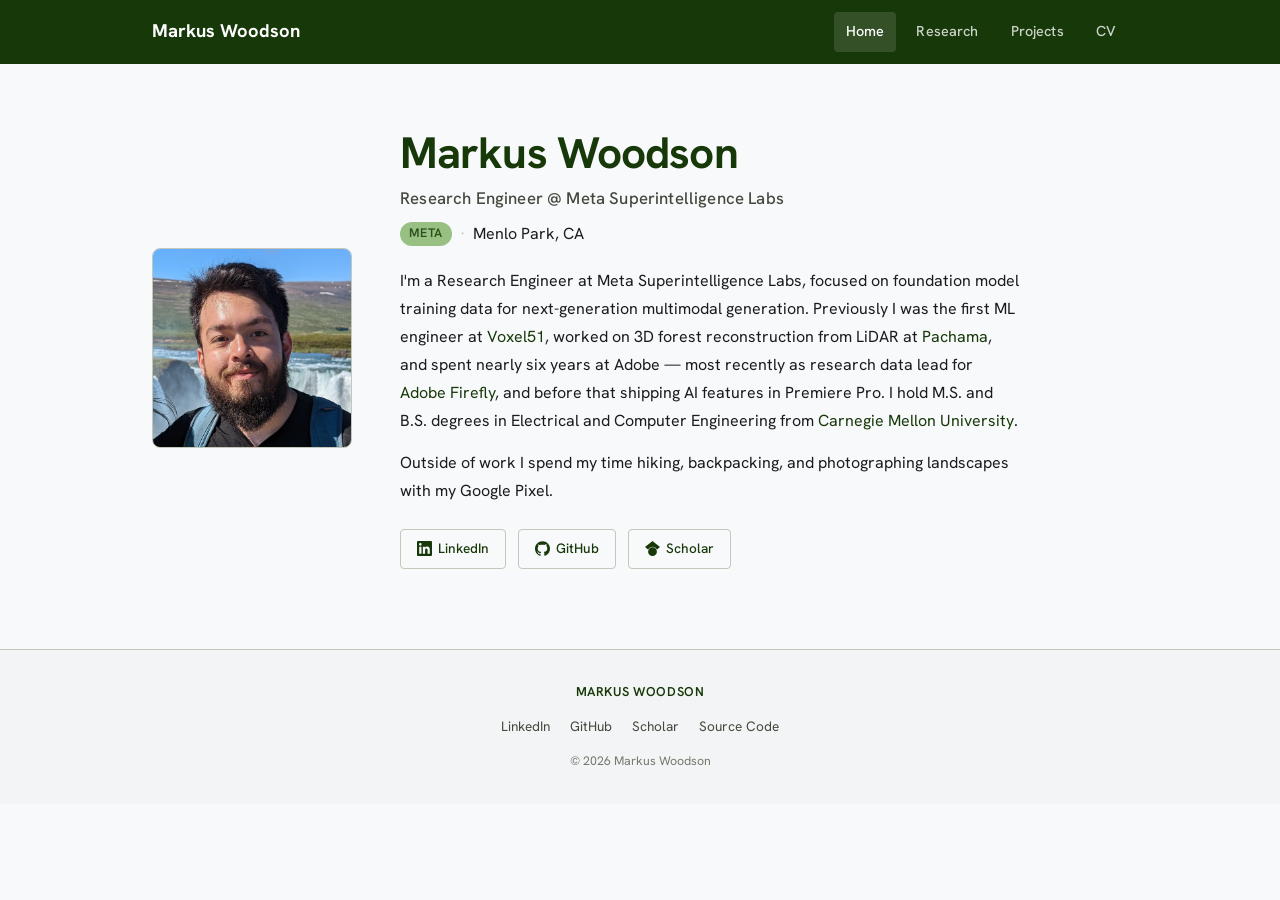
<file: index.html>
<!DOCTYPE html>
<html lang="en">
<head>
  <meta charset="UTF-8">
  <meta name="viewport" content="width=device-width, initial-scale=1.0">
  <title>Markus Woodson — Research Engineer</title>
  <meta name="description" content="Research Engineer at Meta Superintelligence Labs. AI/ML researcher specializing in generative models, computer vision, and video understanding.">
  <link rel="preconnect" href="https://fonts.googleapis.com">
  <link rel="preconnect" href="https://fonts.gstatic.com" crossorigin>
  <link href="https://fonts.googleapis.com/css2?family=Hanken+Grotesk:wght@400;500;600;700&display=swap" rel="stylesheet">
  <link rel="stylesheet" href="css/style.css">
</head>
<body>

  <!-- ─── Navigation ─────────────────────────────────────────────────── -->
  <header class="site-header">
    <nav class="nav-container">
      <a href="index.html" class="nav-brand">Markus Woodson</a>
      <div class="nav-links">
        <a href="index.html" class="active">Home</a>
        <a href="research.html">Research</a>
        <a href="projects.html">Projects</a>
        <!-- <a href="photography.html">Photography</a> -->
        <a href="assets/markus-woodson-cv.pdf" target="_blank" rel="noopener">CV</a>
      </div>
      <button class="nav-toggle" aria-label="Toggle menu">
        <span></span><span></span><span></span>
      </button>
    </nav>
  </header>

  <main>

    <!-- ─── Hero ────────────────────────────────────────────────────── -->
    <section class="hero">
      <div class="container hero-grid">
        <div class="hero-photo">
          <img src="images/profile.jpg" alt="Markus Woodson">
        </div>
        <div class="hero-content">
          <h1 class="hero-name">Markus Woodson</h1>
          <p class="hero-title">Research Engineer @ Meta Superintelligence Labs</p>
          <p class="hero-affiliation">
            <span class="affil-badge affil-meta">Meta</span>
            <span class="affil-dot">·</span>
            Menlo Park, CA
          </p>
          <p class="hero-bio">
            I'm a Research Engineer at Meta Superintelligence Labs, focused on foundation model training data
            for next-generation multimodal generation. Previously I was the first ML engineer at
            <a href="https://voxel51.com" target="_blank" rel="noopener">Voxel51</a>, worked on 3D forest
            reconstruction from LiDAR at <a href="https://pachama.com" target="_blank" rel="noopener">Pachama</a>,
            and spent nearly six years at Adobe — most recently as research data lead for
            <a href="https://firefly.adobe.com" target="_blank" rel="noopener">Adobe Firefly</a>, and before that
            shipping AI features in Premiere Pro. I hold M.S. and B.S. degrees in Electrical and Computer
            Engineering from <a href="https://www.ece.cmu.edu" target="_blank" rel="noopener">Carnegie Mellon University</a>.
          </p>
          <p class="hero-bio">
            Outside of work I spend my time hiking, backpacking, and photographing landscapes with my Google Pixel.
          </p>
          <div class="hero-links">
            <a href="https://www.linkedin.com/in/markuswoodson/" target="_blank" rel="noopener" class="icon-link" aria-label="LinkedIn">
              <svg viewBox="0 0 24 24" fill="currentColor"><path d="M20.447 20.452h-3.554v-5.569c0-1.328-.027-3.037-1.852-3.037-1.853 0-2.136 1.445-2.136 2.939v5.667H9.351V9h3.414v1.561h.046c.477-.9 1.637-1.85 3.37-1.85 3.601 0 4.267 2.37 4.267 5.455v6.286zM5.337 7.433a2.062 2.062 0 01-2.063-2.065 2.064 2.064 0 112.063 2.065zm1.782 13.019H3.555V9h3.564v11.452zM22.225 0H1.771C.792 0 0 .774 0 1.729v20.542C0 23.227.792 24 1.771 24h20.451C23.2 24 24 23.227 24 22.271V1.729C24 .774 23.2 0 22.222 0h.003z"/></svg>
              LinkedIn
            </a>
            <a href="https://github.com/mwoodson1" target="_blank" rel="noopener" class="icon-link" aria-label="GitHub">
              <svg viewBox="0 0 24 24" fill="currentColor"><path d="M12 .297c-6.63 0-12 5.373-12 12 0 5.303 3.438 9.8 8.205 11.385.6.113.82-.258.82-.577 0-.285-.01-1.04-.015-2.04-3.338.724-4.042-1.61-4.042-1.61C4.422 18.07 3.633 17.7 3.633 17.7c-1.087-.744.084-.729.084-.729 1.205.084 1.838 1.236 1.838 1.236 1.07 1.835 2.809 1.305 3.495.998.108-.776.417-1.305.76-1.605-2.665-.3-5.466-1.332-5.466-5.93 0-1.31.465-2.38 1.235-3.22-.135-.303-.54-1.523.105-3.176 0 0 1.005-.322 3.3 1.23.96-.267 1.98-.399 3-.405 1.02.006 2.04.138 3 .405 2.28-1.552 3.285-1.23 3.285-1.23.645 1.653.24 2.873.12 3.176.765.84 1.23 1.91 1.23 3.22 0 4.61-2.805 5.625-5.475 5.92.42.36.81 1.096.81 2.22 0 1.606-.015 2.896-.015 3.286 0 .315.21.69.825.57C20.565 22.092 24 17.592 24 12.297c0-6.627-5.373-12-12-12"/></svg>
              GitHub
            </a>
            <a href="https://scholar.google.com/citations?user=GSbr5XsAAAAJ&hl=en" target="_blank" rel="noopener" class="icon-link" aria-label="Google Scholar">
              <svg viewBox="0 0 24 24" fill="currentColor"><path d="M12 24a7 7 0 110-14 7 7 0 010 14zm0-24L0 9.5l4.838 3.94A8 8 0 0112 9a8 8 0 017.162 4.44L24 9.5z"/></svg>
              Scholar
            </a>
          </div>
        </div>
      </div>
    </section>

    <!--
    Photography Teaser — hidden until the gallery is ready. Un-comment this
    section, and the nav link in the header, once photography.html has real photos.

    <section class="section section-alt">
      <div class="container">
        <h2 class="section-title">Photography</h2>
        <p class="section-subtitle">
          Landscapes and wildlife captured on Google Pixel — mostly from trails, national parks, and backcountry adventures.
        </p>

        <div class="photo-grid">
          <a href="photography.html" class="photo-thumb photo-placeholder-1"></a>
          <a href="photography.html" class="photo-thumb photo-placeholder-2"></a>
          <a href="photography.html" class="photo-thumb photo-placeholder-3"></a>
          <a href="photography.html" class="photo-thumb photo-placeholder-4"></a>
          <a href="photography.html" class="photo-thumb photo-placeholder-5"></a>
          <a href="photography.html" class="photo-thumb photo-placeholder-6"></a>
        </div>

        <div class="section-cta">
          <a href="photography.html" class="btn-outline">View All Photos →</a>
        </div>
      </div>
    </section>
    -->

  </main>

  <!-- ─── Footer ──────────────────────────────────────────────────────── -->
  <footer class="site-footer">
    <div class="container footer-inner">
      <p class="footer-name">Markus Woodson</p>
      <div class="footer-links">
        <a href="https://www.linkedin.com/in/markuswoodson/" target="_blank" rel="noopener">LinkedIn</a>
        <a href="https://github.com/mwoodson1" target="_blank" rel="noopener">GitHub</a>
        <a href="https://scholar.google.com/citations?user=GSbr5XsAAAAJ&hl=en" target="_blank" rel="noopener">Scholar</a>
        <a href="https://github.com/mwoodson1/portfolio" target="_blank" rel="noopener">Source Code</a>
      </div>
      <p class="footer-copy">© <span id="year"></span> Markus Woodson</p>
    </div>
  </footer>

  <script src="js/main.js"></script>
</body>
</html>
</file>
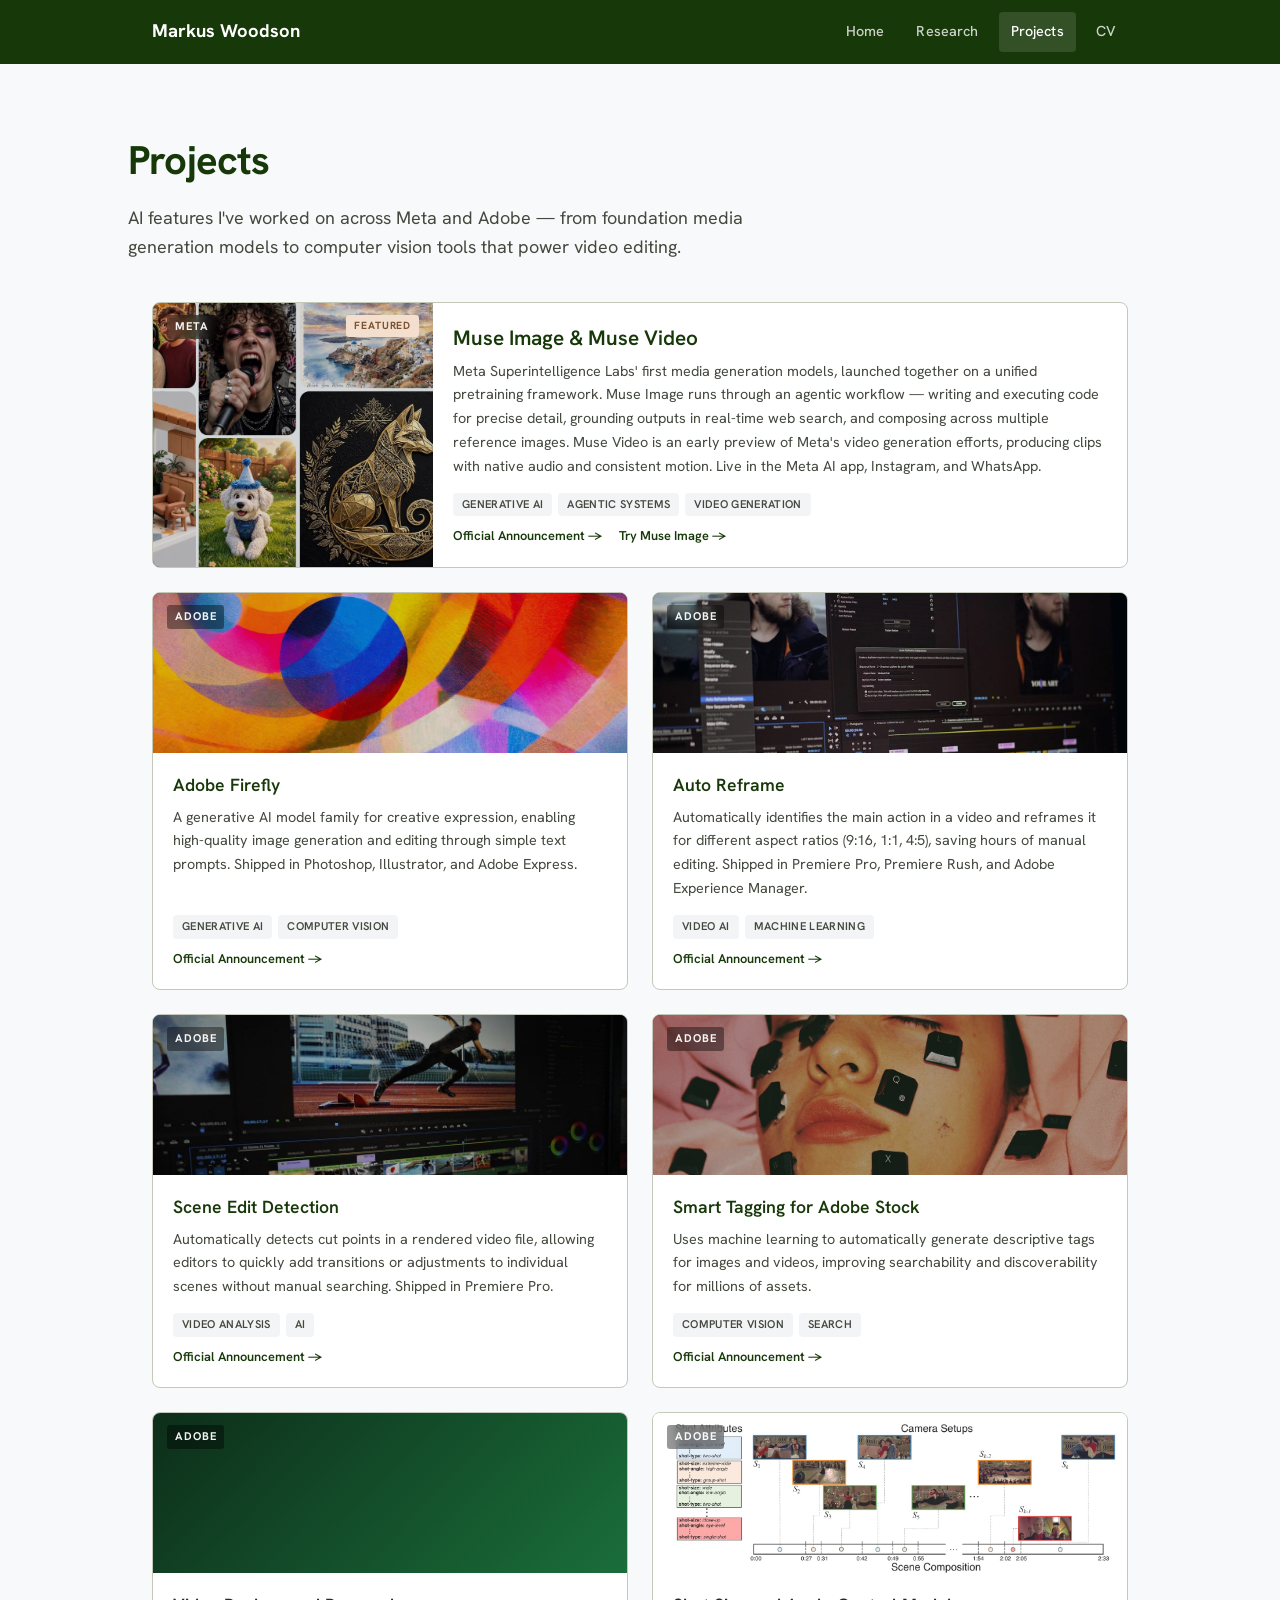
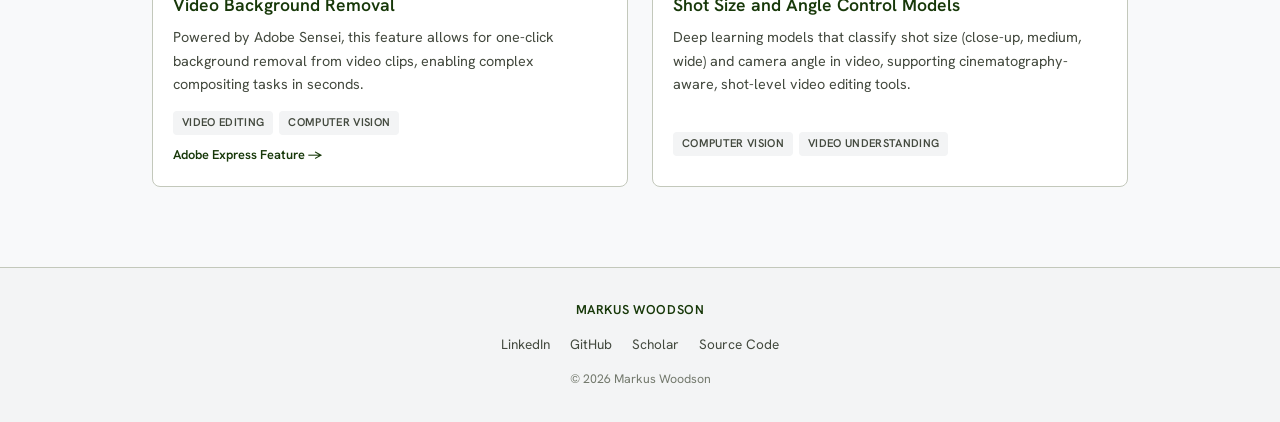
<file: projects.html>
<!DOCTYPE html>
<html lang="en">
<head>
  <meta charset="UTF-8">
  <meta name="viewport" content="width=device-width, initial-scale=1.0">
  <title>Projects — Markus Woodson</title>
  <meta name="description" content="AI projects by Markus Woodson — Muse Image and Muse Video at Meta, and Adobe Firefly, Auto Reframe, Scene Edit Detection, Smart Tagging, and more at Adobe.">
  <link rel="preconnect" href="https://fonts.googleapis.com">
  <link rel="preconnect" href="https://fonts.gstatic.com" crossorigin>
  <link href="https://fonts.googleapis.com/css2?family=Hanken+Grotesk:wght@400;500;600;700&display=swap" rel="stylesheet">
  <link rel="stylesheet" href="css/style.css">
</head>
<body>

  <!-- ─── Navigation ─────────────────────────────────────────────────── -->
  <header class="site-header">
    <nav class="nav-container">
      <a href="index.html" class="nav-brand">Markus Woodson</a>
      <div class="nav-links">
        <a href="index.html">Home</a>
        <a href="research.html">Research</a>
        <a href="projects.html" class="active">Projects</a>
        <!-- <a href="photography.html">Photography</a> -->
        <a href="assets/markus-woodson-cv.pdf" target="_blank" rel="noopener">CV</a>
      </div>
      <button class="nav-toggle" aria-label="Toggle menu">
        <span></span><span></span><span></span>
      </button>
    </nav>
  </header>

  <main>

    <!-- ─── Page Header ─────────────────────────────────────────────── -->
    <div class="container page-header">
      <h1>Projects</h1>
      <p>AI features I've worked on across Meta and Adobe — from foundation media generation models to computer vision tools that power video editing.</p>
    </div>

    <!-- ─── Work Grid ──────────────────────────────────────────────── -->
    <section class="section" style="padding-top: 0;">
      <div class="container">
        <div class="work-grid">

          <!-- Muse Image & Video -->
          <div class="work-card featured">
            <div class="work-card-image" style="background: #0a0a1a;">
              <img src="images/work/muse.jpg" alt="Example images generated by Meta's Muse Image model">
              <span class="work-company-badge">Meta</span>
              <span class="featured-badge">Featured</span>
            </div>
            <div class="work-card-body">
              <h3 class="work-title">Muse Image &amp; Muse Video</h3>
              <p class="work-desc">Meta Superintelligence Labs' first media generation models, launched together on a unified pretraining framework. Muse Image runs through an agentic workflow — writing and executing code for precise detail, grounding outputs in real-time web search, and composing across multiple reference images. Muse Video is an early preview of Meta's video generation efforts, producing clips with native audio and consistent motion. Live in the Meta AI app, Instagram, and WhatsApp.</p>
              <div class="work-tags">
                <span class="tag">Generative AI</span>
                <span class="tag">Agentic Systems</span>
                <span class="tag">Video Generation</span>
              </div>
              <div style="display: flex; flex-wrap: wrap; gap: 16px; margin-top: auto;">
                <a href="https://about.fb.com/news/2026/07/introducing-muse-image-meta-ai/" target="_blank" rel="noopener" class="work-link" style="margin-top: 0;">Official Announcement →</a>
                <a href="https://www.meta.ai/" target="_blank" rel="noopener" class="work-link" style="margin-top: 0;">Try Muse Image →</a>
              </div>
            </div>
          </div>

          <!-- Adobe Firefly -->
          <div class="work-card">
            <div class="work-card-image" style="background: #1a0a05;">
              <img src="images/work/firefly.jpg" alt="Abstract generative artwork from Adobe Firefly's launch announcement">
              <span class="work-company-badge">Adobe</span>
            </div>
            <div class="work-card-body">
              <h3 class="work-title">Adobe Firefly</h3>
              <p class="work-desc">A generative AI model family for creative expression, enabling high-quality image generation and editing through simple text prompts. Shipped in Photoshop, Illustrator, and Adobe Express.</p>
              <div class="work-tags">
                <span class="tag">Generative AI</span>
                <span class="tag">Computer Vision</span>
              </div>
              <a href="https://news.adobe.com/news/news-details/2023/adobe-unveils-firefly-a-family-of-new-creative-generative-ai" target="_blank" rel="noopener" class="work-link">Official Announcement →</a>
            </div>
          </div>

          <!-- Auto Reframe -->
          <div class="work-card">
            <div class="work-card-image" style="background: #0d1f3a;">
              <img src="images/work/auto-reframe.jpg" alt="Auto Reframe dialog in the Adobe Premiere Pro timeline">
              <span class="work-company-badge">Adobe</span>
            </div>
            <div class="work-card-body">
              <h3 class="work-title">Auto Reframe</h3>
              <p class="work-desc">Automatically identifies the main action in a video and reframes it for different aspect ratios (9:16, 1:1, 4:5), saving hours of manual editing. Shipped in Premiere Pro, Premiere Rush, and Adobe Experience Manager.</p>
              <div class="work-tags">
                <span class="tag">Video AI</span>
                <span class="tag">Machine Learning</span>
              </div>
              <a href="https://blog.adobe.com/en/publish/2019/11/04/faster-smarter-more-creative" target="_blank" rel="noopener" class="work-link">Official Announcement →</a>
            </div>
          </div>

          <!-- Scene Edit Detection -->
          <div class="work-card">
            <div class="work-card-image" style="background: #0a0a0a;">
              <img src="images/work/scene-edit.jpg" alt="Premiere Pro timeline from the Scene Edit Detection release announcement">
              <span class="work-company-badge">Adobe</span>
            </div>
            <div class="work-card-body">
              <h3 class="work-title">Scene Edit Detection</h3>
              <p class="work-desc">Automatically detects cut points in a rendered video file, allowing editors to quickly add transitions or adjustments to individual scenes without manual searching. Shipped in Premiere Pro.</p>
              <div class="work-tags">
                <span class="tag">Video Analysis</span>
                <span class="tag">AI</span>
              </div>
              <a href="https://blog.adobe.com/en/publish/2020/09/15/streamlined-workflows-that-make-storytelling-easier" target="_blank" rel="noopener" class="work-link">Official Announcement →</a>
            </div>
          </div>

          <!-- Smart Tagging for Adobe Stock -->
          <div class="work-card">
            <div class="work-card-image" style="background: #1a0a10;">
              <img src="images/work/smart-tagging.jpg" alt="Editorial image from Adobe's blog post on smart keywording">
              <span class="work-company-badge">Adobe</span>
            </div>
            <div class="work-card-body">
              <h3 class="work-title">Smart Tagging for Adobe Stock</h3>
              <p class="work-desc">Uses machine learning to automatically generate descriptive tags for images and videos, improving searchability and discoverability for millions of assets.</p>
              <div class="work-tags">
                <span class="tag">Computer Vision</span>
                <span class="tag">Search</span>
              </div>
              <a href="https://blog.adobe.com/en/publish/2020/04/10/smart-keywording-without-bias" target="_blank" rel="noopener" class="work-link">Official Announcement →</a>
            </div>
          </div>

          <!-- Video Background Removal -->
          <div class="work-card">
            <div class="work-card-image" style="background: linear-gradient(135deg, #0d2e1a 0%, #1a6e3a 100%);">
              <span class="work-company-badge">Adobe</span>
            </div>
            <div class="work-card-body">
              <h3 class="work-title">Video Background Removal</h3>
              <p class="work-desc">Powered by Adobe Sensei, this feature allows for one-click background removal from video clips, enabling complex compositing tasks in seconds.</p>
              <div class="work-tags">
                <span class="tag">Video Editing</span>
                <span class="tag">Computer Vision</span>
              </div>
              <a href="https://www.adobe.com/express/feature/video/remove-background" target="_blank" rel="noopener" class="work-link">Adobe Express Feature →</a>
            </div>
          </div>

          <!-- Shot Size and Angle Control Models -->
          <div class="work-card">
            <div class="work-card-image" style="background: #ffffff;">
              <img src="images/work/shot-models.jpg" alt="Diagram illustrating shot-size and shot-angle attribute labels on movie frames">
              <span class="work-company-badge">Adobe</span>
            </div>
            <div class="work-card-body">
              <h3 class="work-title">Shot Size and Angle Control Models</h3>
              <p class="work-desc">Deep learning models that classify shot size (close-up, medium, wide) and camera angle in video, supporting cinematography-aware, shot-level video editing tools.</p>
              <div class="work-tags">
                <span class="tag">Computer Vision</span>
                <span class="tag">Video Understanding</span>
              </div>
            </div>
          </div>

        </div>
      </div>
    </section>

  </main>

  <!-- ─── Footer ──────────────────────────────────────────────────────── -->
  <footer class="site-footer">
    <div class="container footer-inner">
      <p class="footer-name">Markus Woodson</p>
      <div class="footer-links">
        <a href="https://www.linkedin.com/in/markuswoodson/" target="_blank" rel="noopener">LinkedIn</a>
        <a href="https://github.com/mwoodson1" target="_blank" rel="noopener">GitHub</a>
        <a href="https://scholar.google.com/citations?user=GSbr5XsAAAAJ&hl=en" target="_blank" rel="noopener">Scholar</a>
        <a href="https://github.com/mwoodson1/portfolio" target="_blank" rel="noopener">Source Code</a>
      </div>
      <p class="footer-copy">© <span id="year"></span> Markus Woodson</p>
    </div>
  </footer>

  <script src="js/main.js"></script>
</body>
</html>
</file>
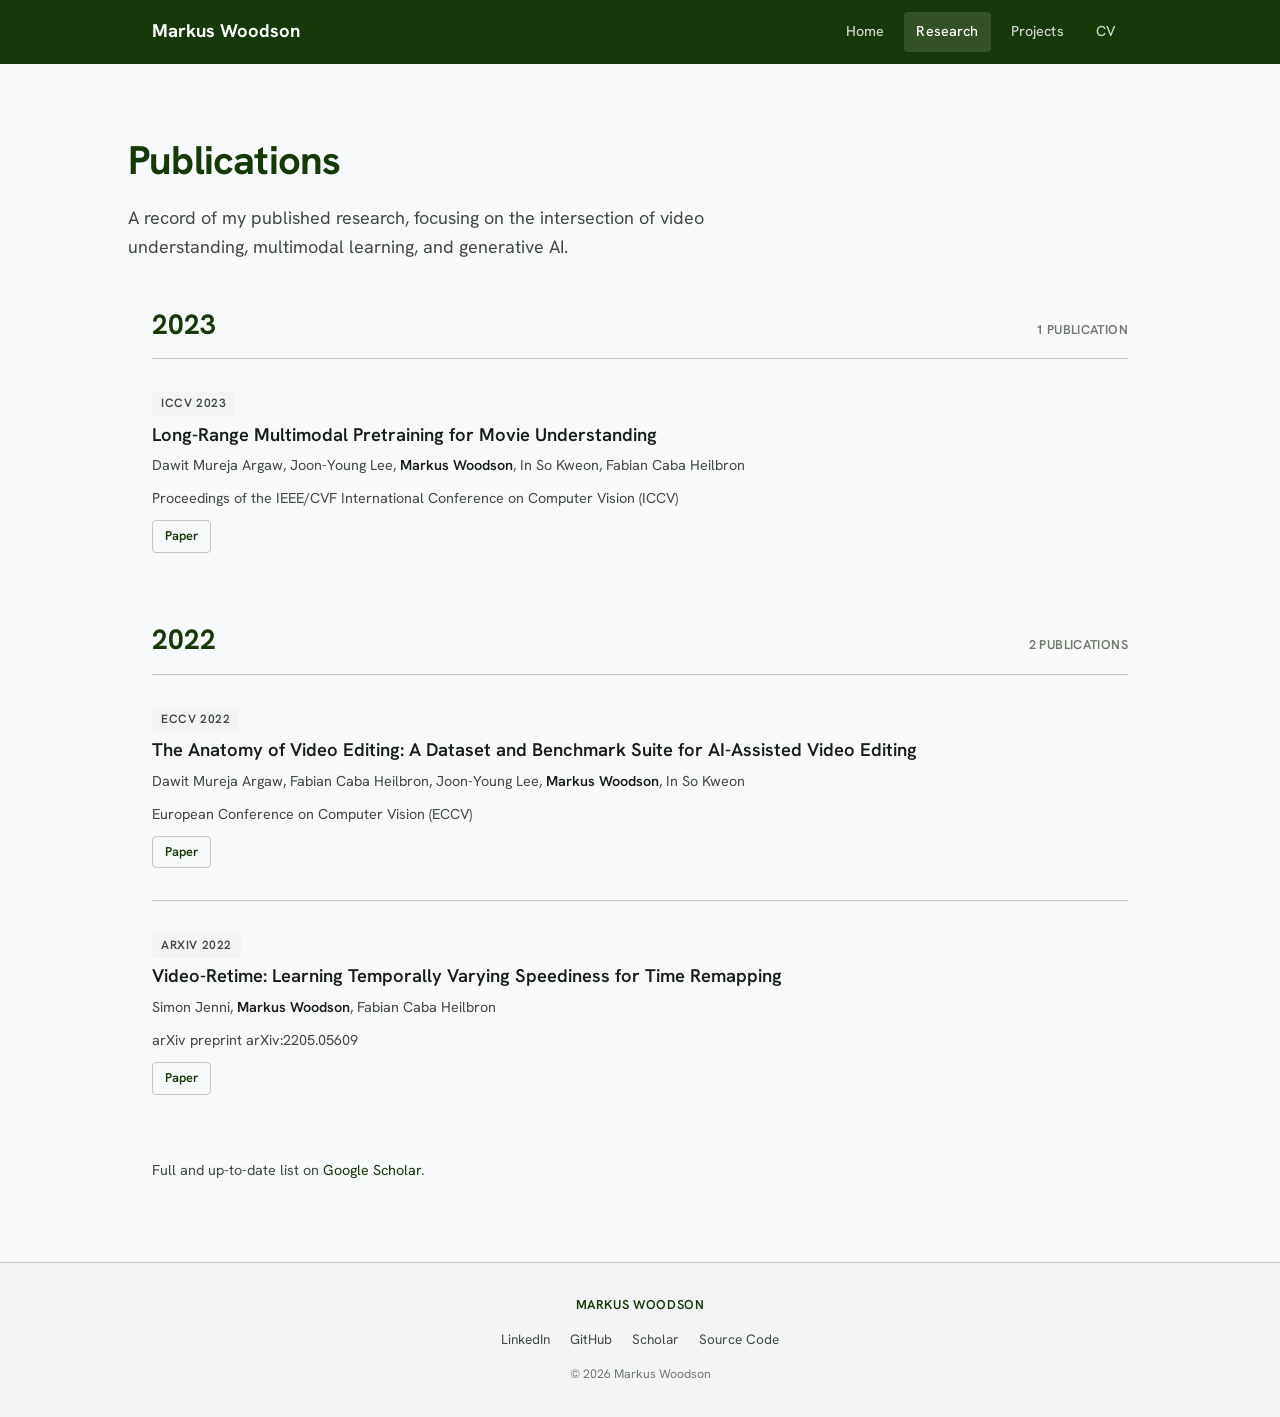
<file: research.html>
<!DOCTYPE html>
<html lang="en">
<head>
  <meta charset="UTF-8">
  <meta name="viewport" content="width=device-width, initial-scale=1.0">
  <title>Research — Markus Woodson</title>
  <meta name="description" content="Publications by Markus Woodson in video understanding, multimodal learning, and generative AI.">
  <link rel="preconnect" href="https://fonts.googleapis.com">
  <link rel="preconnect" href="https://fonts.gstatic.com" crossorigin>
  <link href="https://fonts.googleapis.com/css2?family=Hanken+Grotesk:wght@400;500;600;700&display=swap" rel="stylesheet">
  <link rel="stylesheet" href="css/style.css">
</head>
<body>

  <!-- ─── Navigation ─────────────────────────────────────────────────── -->
  <header class="site-header">
    <nav class="nav-container">
      <a href="index.html" class="nav-brand">Markus Woodson</a>
      <div class="nav-links">
        <a href="index.html">Home</a>
        <a href="research.html" class="active">Research</a>
        <a href="projects.html">Projects</a>
        <!-- <a href="photography.html">Photography</a> -->
        <a href="assets/markus-woodson-cv.pdf" target="_blank" rel="noopener">CV</a>
      </div>
      <button class="nav-toggle" aria-label="Toggle menu">
        <span></span><span></span><span></span>
      </button>
    </nav>
  </header>

  <main>

    <!-- ─── Page Header ─────────────────────────────────────────────── -->
    <div class="container page-header">
      <h1>Publications</h1>
      <p>A record of my published research, focusing on the intersection of video understanding, multimodal learning, and generative AI.</p>
    </div>

    <!-- ─── Publications by Year ───────────────────────────────────── -->
    <section class="section" style="padding-top: 0;">
      <div class="container">

        <div class="pub-year-group">
          <div class="pub-year-heading">
            <h2>2023</h2>
            <span>1 Publication</span>
          </div>
          <div class="pub-list">
            <div class="pub-item">
              <div class="pub-meta">
                <span class="pub-venue">ICCV 2023</span>
              </div>
              <h3 class="pub-title">
                <a href="https://arxiv.org/abs/2308.09775" target="_blank" rel="noopener">Long-Range Multimodal Pretraining for Movie Understanding</a>
              </h3>
              <p class="pub-authors">Dawit Mureja Argaw, Joon-Young Lee, <strong>Markus Woodson</strong>, In So Kweon, Fabian Caba Heilbron</p>
              <p class="pub-authors" style="margin-bottom: 0;">Proceedings of the IEEE/CVF International Conference on Computer Vision (ICCV)</p>
              <div class="pub-links" style="margin-top: 10px;">
                <a href="https://arxiv.org/abs/2308.09775" class="pub-link" target="_blank" rel="noopener">Paper</a>
              </div>
            </div>
          </div>
        </div>

        <div class="pub-year-group">
          <div class="pub-year-heading">
            <h2>2022</h2>
            <span>2 Publications</span>
          </div>
          <div class="pub-list">
            <div class="pub-item">
              <div class="pub-meta">
                <span class="pub-venue">ECCV 2022</span>
              </div>
              <h3 class="pub-title">
                <a href="https://arxiv.org/abs/2207.09812" target="_blank" rel="noopener">The Anatomy of Video Editing: A Dataset and Benchmark Suite for AI-Assisted Video Editing</a>
              </h3>
              <p class="pub-authors">Dawit Mureja Argaw, Fabian Caba Heilbron, Joon-Young Lee, <strong>Markus Woodson</strong>, In So Kweon</p>
              <p class="pub-authors" style="margin-bottom: 0;">European Conference on Computer Vision (ECCV)</p>
              <div class="pub-links" style="margin-top: 10px;">
                <a href="https://arxiv.org/abs/2207.09812" class="pub-link" target="_blank" rel="noopener">Paper</a>
              </div>
            </div>

            <div class="pub-item">
              <div class="pub-meta">
                <span class="pub-venue">arXiv 2022</span>
              </div>
              <h3 class="pub-title">
                <a href="https://arxiv.org/abs/2205.05609" target="_blank" rel="noopener">Video-Retime: Learning Temporally Varying Speediness for Time Remapping</a>
              </h3>
              <p class="pub-authors">Simon Jenni, <strong>Markus Woodson</strong>, Fabian Caba Heilbron</p>
              <p class="pub-authors" style="margin-bottom: 0;">arXiv preprint arXiv:2205.05609</p>
              <div class="pub-links" style="margin-top: 10px;">
                <a href="https://arxiv.org/abs/2205.05609" class="pub-link" target="_blank" rel="noopener">Paper</a>
              </div>
            </div>
          </div>
        </div>

        <p class="pub-note">
          Full and up-to-date list on <a href="https://scholar.google.com/citations?user=GSbr5XsAAAAJ&hl=en" target="_blank" rel="noopener">Google Scholar</a>.
        </p>

      </div>
    </section>

  </main>

  <!-- ─── Footer ──────────────────────────────────────────────────────── -->
  <footer class="site-footer">
    <div class="container footer-inner">
      <p class="footer-name">Markus Woodson</p>
      <div class="footer-links">
        <a href="https://www.linkedin.com/in/markuswoodson/" target="_blank" rel="noopener">LinkedIn</a>
        <a href="https://github.com/mwoodson1" target="_blank" rel="noopener">GitHub</a>
        <a href="https://scholar.google.com/citations?user=GSbr5XsAAAAJ&hl=en" target="_blank" rel="noopener">Scholar</a>
        <a href="https://github.com/mwoodson1/portfolio" target="_blank" rel="noopener">Source Code</a>
      </div>
      <p class="footer-copy">© <span id="year"></span> Markus Woodson</p>
    </div>
  </footer>

  <script src="js/main.js"></script>
</body>
</html>
</file>
<file: css/style.css>
/* ─── Reset & Base ──────────────────────────────────────────────────── */
*, *::before, *::after { box-sizing: border-box; margin: 0; padding: 0; }

:root {
  /* Eco-Academic design system */
  --primary:            #173809;
  --primary-container:  #2d4f1e;
  --on-primary-container: #98c083;
  --primary-fixed-dim:  #a9d293;

  --surface:                 #f8f9fa;
  --surface-bright:          #ffffff;
  --surface-container-lowest: #ffffff;
  --surface-container-low:   #f3f4f5;
  --surface-container:       #edeeef;
  --surface-container-high:  #e7e8e9;
  --surface-container-highest: #e1e3e4;

  --on-surface:         #191c1d;
  --on-surface-variant: #43493e;
  --outline:            #73796d;
  --outline-variant:    #c3c8bb;

  --secondary:           #5a6059;
  --secondary-container: #dfe4db;

  --tertiary:            #7a5230;
  --tertiary-container:  #f4dfcf;

  --card-shadow: 0 2px 16px rgba(23, 56, 9, 0.07);
  --nav-height:  64px;
  --font-sans:   'Hanken Grotesk', -apple-system, BlinkMacSystemFont, 'Segoe UI', sans-serif;
  --radius:      4px;
  --radius-lg:   8px;
  --transition:  0.2s ease;
}

html { scroll-behavior: smooth; }

body {
  font-family: var(--font-sans);
  font-size: 16px;
  line-height: 1.6;
  color: var(--on-surface);
  background: var(--surface);
  -webkit-font-smoothing: antialiased;
}

a {
  color: var(--primary);
  text-decoration: none;
  transition: color var(--transition);
}
a:hover { color: var(--primary-container); }

img { display: block; width: 100%; height: auto; }

/* ─── Layout ─────────────────────────────────────────────────────────── */
.container {
  max-width: 1024px;
  margin: 0 auto;
  padding: 0 24px;
}

.section {
  padding: 80px 0;
}
.section-alt {
  background: var(--surface-container-lowest);
  border-top: 1px solid var(--outline-variant);
  border-bottom: 1px solid var(--outline-variant);
}

.section-title {
  font-size: 2rem;
  font-weight: 700;
  letter-spacing: -0.01em;
  color: var(--primary);
  margin-bottom: 8px;
}
.section-subtitle {
  font-size: 1rem;
  color: var(--on-surface-variant);
  margin-bottom: 48px;
  max-width: 620px;
}

/* ─── Header / Nav ──────────────────────────────────────────────────── */
.site-header {
  position: sticky;
  top: 0;
  z-index: 100;
  background: var(--primary);
  height: var(--nav-height);
}

.nav-container {
  max-width: 1024px;
  margin: 0 auto;
  padding: 0 24px;
  height: 100%;
  display: flex;
  align-items: center;
  gap: 32px;
}

.nav-brand {
  font-size: 1.15rem;
  font-weight: 700;
  color: #ffffff;
  flex-shrink: 0;
}
.nav-brand:hover { color: var(--primary-fixed-dim); }

.nav-links {
  list-style: none;
  display: flex;
  gap: 8px;
  margin-left: auto;
}

.nav-links a {
  display: block;
  padding: 8px 12px;
  border-radius: var(--radius);
  font-size: 0.9rem;
  font-weight: 500;
  color: rgba(255,255,255,0.78);
  letter-spacing: 0.01em;
  transition: color var(--transition), background var(--transition);
}
.nav-links a:hover { color: #fff; background: rgba(255,255,255,0.08); }
.nav-links a.active {
  color: #fff;
  background: rgba(255,255,255,0.12);
}

.nav-toggle {
  display: none;
  flex-direction: column;
  gap: 5px;
  background: none;
  border: none;
  cursor: pointer;
  padding: 4px;
  margin-left: auto;
}
.nav-toggle span {
  display: block;
  width: 22px;
  height: 2px;
  background: rgba(255,255,255,0.9);
  border-radius: 2px;
  transition: var(--transition);
}

/* ─── Page Header (interior pages) ─────────────────────────────────── */
.page-header {
  padding: 64px 0 40px;
}
.page-header h1 {
  font-size: 2.5rem;
  font-weight: 700;
  letter-spacing: -0.02em;
  color: var(--primary);
  margin-bottom: 12px;
}
.page-header p {
  font-size: 1.125rem;
  color: var(--on-surface-variant);
  max-width: 620px;
}

/* ─── Hero ───────────────────────────────────────────────────────────── */
.hero {
  padding: 64px 0 80px;
}

.hero-grid {
  display: grid;
  grid-template-columns: 200px 1fr;
  gap: 48px;
  align-items: center;
}

.hero-photo {
  flex-shrink: 0;
}

.hero-photo img,
.photo-placeholder {
  width: 200px;
  height: 200px;
  border-radius: var(--radius-lg);
  object-fit: cover;
  border: 1px solid var(--outline-variant);
}

.photo-placeholder {
  display: flex;
  align-items: center;
  justify-content: center;
  background: linear-gradient(135deg, var(--primary) 0%, var(--primary-container) 100%);
  color: rgba(255,255,255,0.9);
  font-size: 2.5rem;
  font-weight: 700;
  letter-spacing: 0.02em;
  user-select: none;
}

.hero-name {
  font-size: 2.75rem;
  font-weight: 700;
  letter-spacing: -0.02em;
  color: var(--primary);
  line-height: 1.15;
  margin-bottom: 6px;
}

.hero-title {
  font-size: 1.05rem;
  font-weight: 500;
  color: var(--on-surface-variant);
  margin-bottom: 10px;
  letter-spacing: 0.01em;
}

.hero-affiliation {
  display: flex;
  align-items: center;
  gap: 8px;
  margin-bottom: 20px;
}

.affil-badge {
  display: inline-block;
  font-size: 0.775rem;
  font-weight: 600;
  padding: 2px 9px;
  border-radius: 20px;
  letter-spacing: 0.04em;
  text-transform: uppercase;
}
.affil-meta {
  background: var(--on-primary-container);
  color: var(--primary-container);
}

.affil-dot { color: var(--outline-variant); }

.hero-bio {
  font-size: 1rem;
  color: var(--on-surface);
  margin-bottom: 14px;
  max-width: 620px;
  line-height: 1.75;
}
.hero-bio:last-of-type { margin-bottom: 24px; }

.hero-links {
  display: flex;
  flex-wrap: wrap;
  gap: 12px;
}

.icon-link {
  display: inline-flex;
  align-items: center;
  gap: 6px;
  font-size: 0.85rem;
  font-weight: 500;
  color: var(--primary);
  border: 1px solid var(--outline-variant);
  padding: 8px 16px;
  border-radius: var(--radius);
  transition: all var(--transition);
}
.icon-link svg {
  width: 15px;
  height: 15px;
  flex-shrink: 0;
}
.icon-link:hover {
  color: var(--primary);
  border-color: var(--primary);
  background: var(--surface-container-low);
}

/* ─── Work / Project Grid ───────────────────────────────────────────── */
.work-grid {
  display: grid;
  grid-template-columns: repeat(2, 1fr);
  gap: 24px;
}

.work-card {
  background: var(--surface-container-lowest);
  border-radius: var(--radius-lg);
  overflow: hidden;
  border: 1px solid var(--outline-variant);
  transition: transform var(--transition), box-shadow var(--transition);
  display: flex;
  flex-direction: column;
}
.work-card:hover {
  transform: translateY(-3px);
  box-shadow: var(--card-shadow);
}
.work-card.featured {
  grid-column: span 2;
  display: grid;
  grid-template-columns: 280px 1fr;
}

.work-card-image {
  position: relative;
  height: 160px;
  display: flex;
  flex-direction: column;
  justify-content: space-between;
  padding: 12px 14px;
  overflow: hidden;
}
.work-card.featured .work-card-image {
  height: auto;
  min-height: 200px;
}
.work-card-image img {
  position: absolute;
  inset: 0;
  width: 100%;
  height: 100%;
  object-fit: cover;
  opacity: 0.85;
}

.work-company-badge {
  position: relative;
  display: inline-block;
  align-self: flex-start;
  font-size: 0.7rem;
  font-weight: 700;
  letter-spacing: 0.08em;
  text-transform: uppercase;
  background: rgba(0,0,0,0.4);
  color: rgba(255,255,255,0.95);
  padding: 3px 8px;
  border-radius: 3px;
  backdrop-filter: blur(4px);
}

.work-year {
  position: relative;
  font-size: 0.75rem;
  color: rgba(255,255,255,0.75);
  align-self: flex-end;
}

.featured-badge {
  position: absolute;
  top: 12px;
  right: 14px;
  font-size: 0.65rem;
  font-weight: 700;
  letter-spacing: 0.08em;
  text-transform: uppercase;
  background: var(--tertiary-container);
  color: var(--tertiary);
  padding: 3px 8px;
  border-radius: 3px;
}

.work-card-body {
  padding: 20px;
  flex: 1;
  display: flex;
  flex-direction: column;
}

.work-title {
  font-size: 1.1rem;
  font-weight: 600;
  color: var(--primary);
  margin-bottom: 8px;
  line-height: 1.4;
}
.work-card.featured .work-title { font-size: 1.3rem; }

.work-desc {
  font-size: 0.9rem;
  color: var(--on-surface-variant);
  line-height: 1.65;
  flex: 1;
  margin-bottom: 14px;
}

.work-tags {
  display: flex;
  flex-wrap: wrap;
  gap: 6px;
  margin-bottom: 10px;
}

.tag {
  font-size: 0.7rem;
  font-weight: 600;
  letter-spacing: 0.03em;
  text-transform: uppercase;
  color: var(--on-surface-variant);
  background: var(--surface-container-low);
  padding: 3px 9px;
  border-radius: var(--radius);
}

.work-link {
  font-size: 0.8rem;
  font-weight: 600;
  color: var(--primary);
  margin-top: auto;
  display: inline-flex;
  align-items: center;
  gap: 4px;
}
.work-link:hover { color: var(--primary-container); }

/* ─── Publications ───────────────────────────────────────────────────── */
.pub-list {
  display: flex;
  flex-direction: column;
  gap: 32px;
  margin-bottom: 32px;
}

.pub-item {
  padding-bottom: 32px;
  border-bottom: 1px solid var(--outline-variant);
}
.pub-item:last-child {
  border-bottom: none;
  padding-bottom: 0;
}

.pub-meta {
  display: flex;
  align-items: center;
  gap: 12px;
  margin-bottom: 6px;
}

.pub-venue {
  font-size: 0.75rem;
  font-weight: 600;
  letter-spacing: 0.05em;
  text-transform: uppercase;
  color: var(--on-surface-variant);
  background: var(--surface-container-low);
  padding: 3px 9px;
  border-radius: var(--radius);
}

.pub-year {
  font-size: 0.8rem;
  color: var(--outline);
}

.pub-title {
  font-size: 1.15rem;
  font-weight: 600;
  line-height: 1.4;
  margin-bottom: 6px;
}
.pub-title a { color: var(--on-surface); }
.pub-title a:hover { color: var(--primary); }

.pub-authors {
  font-size: 0.9rem;
  color: var(--on-surface-variant);
  margin-bottom: 10px;
}
.pub-authors strong { color: var(--on-surface); font-weight: 600; }

.pub-links {
  display: flex;
  gap: 10px;
}

.pub-link {
  font-size: 0.8rem;
  font-weight: 600;
  color: var(--primary);
  border: 1px solid var(--outline-variant);
  padding: 5px 12px;
  border-radius: var(--radius);
  transition: all var(--transition);
}
.pub-link:hover {
  background: var(--primary);
  border-color: var(--primary);
  color: #fff;
}

.pub-note {
  font-size: 0.9rem;
  color: var(--on-surface-variant);
}

/* ─── Research page: year grouping ─────────────────────────────────── */
.pub-year-group {
  margin-bottom: 64px;
}
.pub-year-group:last-child { margin-bottom: 0; }

.pub-year-heading {
  display: flex;
  align-items: baseline;
  justify-content: space-between;
  border-bottom: 1px solid var(--outline-variant);
  padding-bottom: 12px;
  margin-bottom: 32px;
}
.pub-year-heading h2 {
  font-size: 1.75rem;
  font-weight: 700;
  color: var(--primary);
}
.pub-year-heading span {
  font-size: 0.8rem;
  font-weight: 600;
  letter-spacing: 0.03em;
  text-transform: uppercase;
  color: var(--outline);
}

/* ─── About page ─────────────────────────────────────────────────────── */
.about-grid {
  display: grid;
  grid-template-columns: 240px 1fr;
  gap: 48px;
  align-items: start;
  margin-bottom: 80px;
}
.about-photo img,
.about-grid .photo-placeholder {
  width: 100%;
  aspect-ratio: 1;
  height: auto;
}
.about-bio h1 {
  font-size: 2.5rem;
  font-weight: 700;
  letter-spacing: -0.02em;
  color: var(--primary);
  margin-bottom: 20px;
}
.about-bio p {
  font-size: 1.05rem;
  color: var(--on-surface-variant);
  line-height: 1.8;
  margin-bottom: 20px;
  max-width: 640px;
}
.about-bio p:last-child { margin-bottom: 0; }

.about-section {
  max-width: 800px;
  margin-bottom: 64px;
}
.about-section:last-child { margin-bottom: 0; }
.about-section h2 {
  font-size: 1.75rem;
  font-weight: 700;
  color: var(--primary);
  border-bottom: 1px solid var(--outline-variant);
  padding-bottom: 12px;
  margin-bottom: 32px;
}

.timeline {
  display: flex;
  flex-direction: column;
  gap: 32px;
}
.timeline-item {
  display: flex;
  gap: 24px;
}
.timeline-date {
  flex-shrink: 0;
  width: 130px;
  font-size: 0.85rem;
  color: var(--outline);
  padding-top: 2px;
}
.timeline-title {
  font-size: 1.1rem;
  font-weight: 600;
  color: var(--on-surface);
}
.timeline-org {
  font-size: 0.95rem;
  color: var(--on-surface-variant);
  margin-top: 2px;
}
.timeline-detail {
  font-size: 0.875rem;
  color: var(--outline);
  margin-top: 6px;
}

.interest-list {
  display: flex;
  flex-wrap: wrap;
  gap: 8px;
}
.interest-list span {
  font-size: 0.8rem;
  font-weight: 600;
  letter-spacing: 0.03em;
  color: var(--on-surface-variant);
  background: var(--surface-container-lowest);
  border: 1px solid var(--outline-variant);
  padding: 6px 14px;
  border-radius: 20px;
}

/* ─── Photography Grid ───────────────────────────────────────────────── */
.photo-grid {
  display: grid;
  grid-template-columns: repeat(3, 1fr);
  gap: 8px;
  margin-bottom: 32px;
}

.photo-thumb {
  display: block;
  aspect-ratio: 4/3;
  border-radius: var(--radius);
  overflow: hidden;
  transition: transform var(--transition), opacity var(--transition);
  cursor: pointer;
}
.photo-thumb:hover { transform: scale(1.02); opacity: 0.9; }

.photo-thumb img {
  width: 100%;
  height: 100%;
  object-fit: cover;
}

/* Placeholder gradient thumbnails */
.photo-placeholder-1 { background: linear-gradient(135deg, #173809 0%, #4a7c3f 100%); }
.photo-placeholder-2 { background: linear-gradient(135deg, #1a2e3a 0%, #3a6a8e 100%); }
.photo-placeholder-3 { background: linear-gradient(135deg, #2e1a0a 0%, #8e6a2a 100%); }
.photo-placeholder-4 { background: linear-gradient(135deg, #0a1a2e 0%, #1a4a6a 100%); }
.photo-placeholder-5 { background: linear-gradient(135deg, #1a2e1a 0%, #5a8a4a 100%); }
.photo-placeholder-6 { background: linear-gradient(135deg, #2e2a1a 0%, #8a7a3a 100%); }

.section-cta { text-align: center; }

.btn-outline {
  display: inline-block;
  font-size: 0.875rem;
  font-weight: 600;
  color: var(--primary);
  border: 1.5px solid var(--primary);
  padding: 10px 28px;
  border-radius: var(--radius);
  transition: all var(--transition);
}
.btn-outline:hover {
  background: var(--primary);
  border-color: var(--primary);
  color: #fff;
}

/* ─── Footer ─────────────────────────────────────────────────────────── */
.site-footer {
  background: var(--surface-container-low);
  border-top: 1px solid var(--outline-variant);
  padding: 32px 0;
  margin-top: auto;
}

.footer-inner {
  display: flex;
  flex-direction: column;
  align-items: center;
  gap: 14px;
  text-align: center;
}

.footer-name {
  font-size: 0.8rem;
  font-weight: 600;
  letter-spacing: 0.05em;
  text-transform: uppercase;
  color: var(--primary);
}

.footer-links {
  display: flex;
  gap: 20px;
  flex-wrap: wrap;
  justify-content: center;
}
.footer-links a {
  font-size: 0.85rem;
  color: var(--on-surface-variant);
  transition: color var(--transition);
}
.footer-links a:hover { color: var(--primary); }

.footer-copy {
  font-size: 0.775rem;
  color: var(--outline);
}

/* ─── Photography Page ───────────────────────────────────────────────── */
.photo-page-hero {
  background: var(--primary);
  padding: 64px 0 56px;
  text-align: center;
}
.photo-page-hero h1 {
  font-size: 2.5rem;
  font-weight: 700;
  letter-spacing: -0.02em;
  color: #fff;
  margin-bottom: 12px;
}
.photo-page-hero p {
  font-size: 1rem;
  color: rgba(255,255,255,0.7);
  max-width: 480px;
  margin: 0 auto;
}

.photo-masonry {
  columns: 3;
  column-gap: 10px;
  padding: 32px 0;
}
.photo-masonry-item {
  break-inside: avoid;
  margin-bottom: 10px;
  border-radius: var(--radius);
  overflow: hidden;
  display: block;
}
.photo-masonry-item img {
  width: 100%;
  display: block;
  transition: transform 0.3s ease;
}
.photo-masonry-item:hover img { transform: scale(1.02); }

.photo-masonry-placeholder {
  break-inside: avoid;
  margin-bottom: 10px;
  border-radius: var(--radius);
  overflow: hidden;
}

/* ─── Lightbox ───────────────────────────────────────────────────────── */
.lightbox {
  display: none;
  position: fixed;
  inset: 0;
  background: rgba(0,0,0,0.92);
  z-index: 1000;
  align-items: center;
  justify-content: center;
  padding: 24px;
}
.lightbox.open { display: flex; }
.lightbox img {
  max-width: 90vw;
  max-height: 88vh;
  object-fit: contain;
  border-radius: 3px;
}
.lightbox-close {
  position: absolute;
  top: 18px;
  right: 24px;
  color: rgba(255,255,255,0.7);
  font-size: 1.75rem;
  cursor: pointer;
  background: none;
  border: none;
  line-height: 1;
  transition: color var(--transition);
}
.lightbox-close:hover { color: #fff; }

/* ─── Responsive ─────────────────────────────────────────────────────── */
@media (max-width: 720px) {
  .nav-links { display: none; }
  .nav-links.open {
    display: flex;
    flex-direction: column;
    position: absolute;
    top: var(--nav-height);
    left: 0; right: 0;
    background: var(--primary);
    padding: 16px 24px;
    gap: 4px;
  }
  .nav-toggle { display: flex; }

  .hero-grid {
    grid-template-columns: 1fr;
    gap: 24px;
    text-align: center;
  }
  .hero-photo img, .hero-photo .photo-placeholder { margin: 0 auto; }
  .hero-name { font-size: 2.1rem; }
  .hero-affiliation { justify-content: center; }
  .hero-links { justify-content: center; }

  .work-grid { grid-template-columns: 1fr; }
  .work-card.featured {
    grid-column: span 1;
    grid-template-columns: 1fr;
  }
  .work-card.featured .work-card-image { height: 160px; }

  .about-grid { grid-template-columns: 1fr; text-align: center; }
  .about-grid .photo-placeholder,
  .about-photo img { width: 200px; margin: 0 auto; }
  .timeline-item { flex-direction: column; gap: 6px; }
  .timeline-date { width: auto; }

  .photo-grid { grid-template-columns: repeat(2, 1fr); }
  .photo-masonry { columns: 2; }

  .section { padding: 56px 0; }
  .section-title { font-size: 1.65rem; }
  .page-header h1 { font-size: 2rem; }
}

@media (max-width: 480px) {
  .photo-grid { grid-template-columns: 1fr 1fr; }
  .photo-masonry { columns: 1; }
}
</file>
